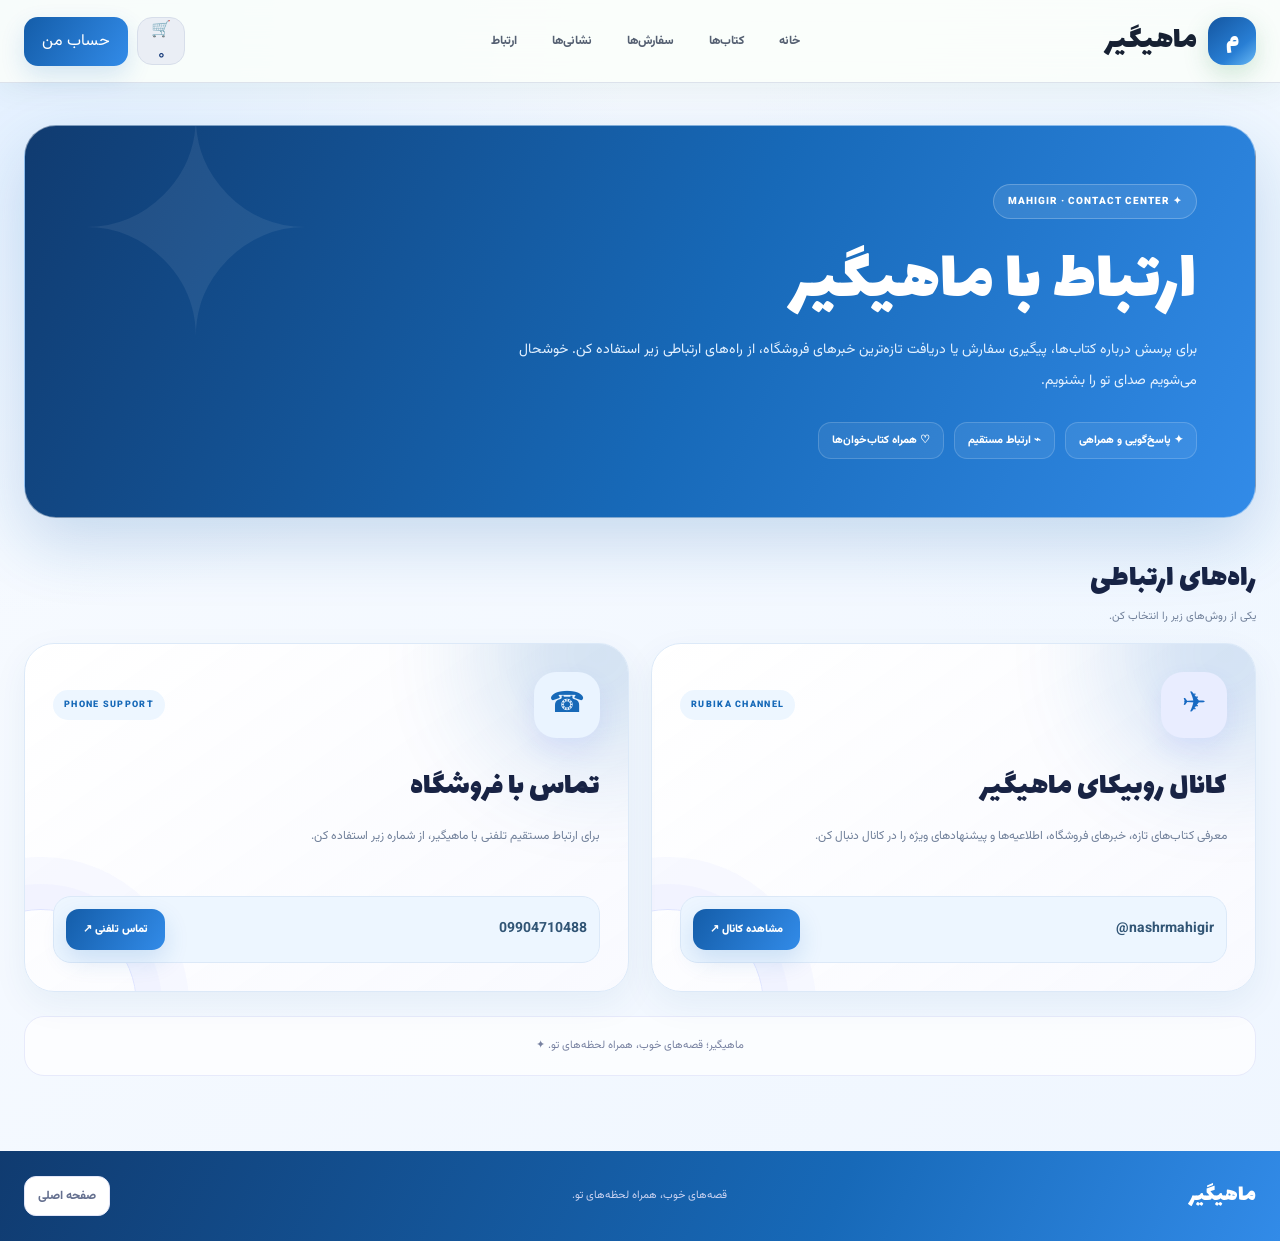
<file: contact.html>
<!doctype html><html lang="fa" dir="rtl"><head><meta charset="utf-8"><meta name="viewport" content="width=device-width,initial-scale=1,viewport-fit=cover"><meta name="theme-color" content="#163e83"><title>ارتباط با ماهیگیر</title><link href="https://fonts.googleapis.com/css2?family=Vazirmatn:wght@400;600;700;800;900&family=Lalezar&display=swap" rel="stylesheet"><style>
:root{--ink:#182344;--muted:#7d86a5;--blue:#5967f6;--purple:#a25be9;--pink:#c14e8e}*{box-sizing:border-box}html,body{margin:0;min-height:100%;font-family:Vazirmatn,sans-serif;color:var(--ink);overflow-x:hidden}body{min-height:100vh;background:radial-gradient(ellipse at 12% 5%,#dce4ff,transparent 33%),radial-gradient(ellipse at 95% 25%,#f5dcff,transparent 30%),#f7f8ff}a{text-decoration:none;color:inherit}.wrap{width:min(1160px,calc(100% - 36px));margin:auto}header{position:sticky;top:0;z-index:10;background:#ffffffce;backdrop-filter:blur(22px);border-bottom:1px solid #e4e8fb}.nav{height:76px;display:flex;align-items:center;justify-content:space-between;gap:15px}.brand{display:flex;align-items:center;gap:10px;font:30px Lalezar}.mark{width:44px;height:44px;display:grid;place-items:center;border-radius:15px;color:white;background:linear-gradient(135deg,var(--blue),var(--purple),#37c5d2);box-shadow:0 9px 25px #6874e955}.links{display:flex;gap:7px}.links a,.home{padding:10px 13px;border-radius:12px;font-size:12px;font-weight:800;color:#65708f}.links a:hover{background:#eef0ff;color:var(--blue)}.home{background:white;border:1px solid #e2e6f8}main{padding:42px 0 75px}.intro{position:relative;overflow:hidden;border-radius:32px;padding:clamp(28px,5vw,58px);color:white;background:linear-gradient(115deg,#171f49,#354b9b 52%,#8b4eb8);box-shadow:0 28px 75px #35468c38;animation:rise .65s both}.intro:after{content:"✦";position:absolute;left:4%;top:-90px;font-size:290px;color:#ffffff12}.eyebrow{display:inline-flex;padding:9px 14px;border-radius:30px;border:1px solid #ffffff35;background:#ffffff14;font-size:10px;font-weight:900;letter-spacing:1px}.intro h1{font:clamp(42px,7vw,72px)/1.2 Lalezar;margin:20px 0 10px}.intro p{max-width:680px;color:#e0e7ff;line-height:2.2;font-size:14px;margin:0}.pills{display:flex;gap:10px;flex-wrap:wrap;margin-top:25px}.pill{padding:9px 13px;border:1px solid #ffffff2b;border-radius:13px;background:#ffffff12;font-size:11px;font-weight:800}.head{margin:36px 0 18px}.head h2{font:32px Lalezar;margin:0}.head p{font-size:11px;color:var(--muted);margin:4px 0 0}.cards{display:grid;grid-template-columns:repeat(2,minmax(0,1fr));gap:22px}.card{--accent:var(--blue);--tint:#e9edff;position:relative;isolation:isolate;min-height:315px;overflow:hidden;border-radius:30px;padding:28px;background:linear-gradient(145deg,#ffffffed,#f9faff);border:1px solid #e3e7fb;box-shadow:0 18px 50px #34488c12;animation:rise .7s both;transition:.35s}.card:nth-child(2){--accent:var(--pink);--tint:#ffedf6;animation-delay:.12s}.card:before{content:"";position:absolute;z-index:-1;width:230px;height:230px;border-radius:50%;right:-85px;top:-105px;background:var(--accent);opacity:.18;filter:blur(55px);transition:.4s}.card:after{content:"";position:absolute;z-index:-1;width:190px;height:190px;border:1px solid #dfe4ff;border-radius:50%;left:-80px;bottom:-110px;box-shadow:0 0 0 25px #edf0ff80,0 0 0 52px #f2f3ff80}.card:hover{transform:translateY(-9px);box-shadow:0 30px 65px #5967f633;border-color:#cbd2ff}.card:hover:before{transform:scale(1.35);opacity:.3}.top{display:flex;align-items:center;justify-content:space-between;gap:12px}.icon{width:66px;height:66px;display:grid;place-items:center;border-radius:22px;background:var(--tint);color:var(--accent);font-size:29px;box-shadow:0 12px 25px #5367f41c}.tag{font-size:9px;font-weight:900;letter-spacing:1.3px;color:var(--accent);padding:8px 11px;border-radius:30px;background:var(--tint)}.card h3{font:32px Lalezar;margin:24px 0 6px}.card p{font-size:12px;line-height:2.1;color:var(--muted);max-width:440px;min-height:52px}.value{margin-top:20px;display:flex;align-items:center;justify-content:space-between;gap:12px;flex-wrap:wrap;padding:12px;border-radius:18px;background:#f5f6ff;border:1px solid #e7eafb}.value strong{font-size:14px;direction:ltr;unicode-bidi:plaintext}.action{display:inline-flex;align-items:center;justify-content:center;gap:8px;padding:12px 17px;border-radius:13px;background:linear-gradient(115deg,var(--accent),#9859e7);color:white;font-size:11px;font-weight:900;box-shadow:0 9px 22px #5367f433;transition:.25s}.action:hover{transform:translateY(-3px);box-shadow:0 14px 27px #5367f455}.note{margin-top:24px;padding:18px 21px;border-radius:20px;background:#ffffffbd;border:1px solid #e7eafb;color:#7882a1;font-size:11px;line-height:2;text-align:center}footer{padding:25px 0;background:linear-gradient(115deg,#151f43,#2b3d79 65%,#57418c);color:white}.foot{display:flex;justify-content:space-between;align-items:center;gap:14px;flex-wrap:wrap}.foot small{color:#cbd3f1;font-size:11px}@keyframes rise{from{opacity:0;transform:translateY(24px)}to{opacity:1;transform:translateY(0)}}@media(max-width:760px){.links{display:none}.cards{grid-template-columns:1fr}.card{min-height:290px}}@media(max-width:480px){.wrap{width:calc(100% - 24px)}.nav{height:68px}.brand{font-size:26px}.mark{width:40px;height:40px}.home{padding:9px}.intro{border-radius:25px;padding:25px 21px}.intro h1{font-size:46px}.card{padding:22px;min-height:0}.value{align-items:stretch}.value strong{width:100%;text-align:center}.action{width:100%}}@media(prefers-reduced-motion:reduce){*,*:before,*:after{animation-duration:.01ms!important;transition-duration:.01ms!important}}
/* Mahigir unified green & white visual system */.wrap{width:min(1320px,calc(100% - 48px));margin-inline:auto}.brand:before{display:none!important}@media(max-width:560px){.wrap{width:calc(100% - 26px)}}
:root{--bg:#f4f6fa;--paper:#fff;--ink:#172133;--muted:#718477;--blue:#163e83;--purple:#163e83;--cyan:#557ab9;--line:#dce2eb;--shadow:0 22px 65px #174b2b12}
html,body{background-color:#f4f6fa!important;color:#172133}
body{background-image:radial-gradient(ellipse at 0 0,#e0e7f2 0,transparent 34%),radial-gradient(ellipse at 100% 22%,#eaeef6 0,transparent 30%),linear-gradient(135deg,#f8f9fc,#f1f4f8)!important}
header:not(.address-top):not(.checkout-top):not(.tracking-top):not(.contact-top):not(.book-page-top):not(.admin-top){background:#fbfefbdd!important;border-bottom:1px solid #dce2eb!important;backdrop-filter:blur(24px)}
.nav{min-height:82px;display:flex;align-items:center;justify-content:space-between;gap:18px}
.brand{color:#172133!important;font-family:Lalezar,Vazirmatn,sans-serif!important;font-size:32px;display:flex;align-items:center;gap:11px;white-space:nowrap}
.logo,.mark{background:linear-gradient(140deg,#143a7b,#315da9 65%,#7896c9)!important;box-shadow:0 10px 28px #278c4c35!important}
.navlinks,.actions{display:flex;align-items:center;gap:10px;min-width:0}
.navlinks a,.links a{padding:10px 13px;border-radius:12px;color:#556072!important;font-size:12px;font-weight:800;background:transparent!important;border:0!important;transition:.2s}
.navlinks a:hover,.links a:hover{background:#e8edf5!important;color:#143a7b!important}
.btn.primary,.primary,.checkout-continue,.action{color:#fff!important;background:linear-gradient(120deg,#143a7b,#2d59a6)!important;box-shadow:0 10px 25px #238c4b2b!important}
.btn.soft,.soft,.iconbtn{background:#eaeef5!important;color:#193d7b!important;border-color:#d7deea!important}
.btn.white,.white,.ghost,.secondary{background:#fff!important;color:#24334c!important;border:1px solid #dce2eb!important}
.profile-hero,.route-hero,.checkout-hero,.page-hero-card,.intro{background:linear-gradient(115deg,#12274c,#183b78 55%,#4268a9)!important;box-shadow:0 25px 65px #1d794032!important}
.profile-hero p,.checkout-hero p,.page-hero-card p,.intro p{color:#e3eaf5!important}
.profile-hero,.checkout-hero,.page-hero-card,.intro{border:1px solid #ffffff75!important}
.gradient{background:linear-gradient(95deg,#143a7b,#2b57a4 55%,#7594c9)!important;color:transparent!important;background-clip:text!important}
.tag,.eyebrow{color:#193d7b!important;background:#edf1f8!important;border-color:#d7deea!important}
.nav .brand:before{background:linear-gradient(140deg,#143a7b,#315da9 65%,#7896c9)!important}
.hub-card,.card,.book-card,.checkout-panel,.auth-card,.profile-info,.order-card,.address-card,.panel,.info-panel{border-color:#dce2eb!important;box-shadow:0 12px 35px #245b3510!important}
.hub-card:hover,.card:hover,.book-card:hover,.order-card:hover,.address-card:hover{border-color:#a9b9d4!important;box-shadow:0 24px 55px #238c4b20!important}
.hub-icon,.filter,.cat,.search,.address-select-card,.pay-choice{border-color:#dce2eb!important}
.filter.active,.cat.active{background:linear-gradient(120deg,#143a7b,#2d59a6)!important;color:white!important}
.price,.book-price,.hub-card b,.hub-kicker{color:#193d7b!important}
.shipping,.cart-total,footer{background:linear-gradient(115deg,#12233f,#17366c 65%,#2e5392)!important}
.admin-fab{background:linear-gradient(140deg,#142e5b,#2d59a6)!important;box-shadow:0 12px 35px #238c4b35!important}
.route-page{background:radial-gradient(ellipse at 10% 0%,#233e6d,transparent 35%),radial-gradient(ellipse at 95% 80%,#34507f,transparent 34%),#101a2b!important}
.status{background:#eaeef5!important;color:#193d7b!important}
.step.active span,.step.done span{background:linear-gradient(130deg,#163e83,#5278b9)!important;border-color:#a8bee3!important;box-shadow:0 0 25px #36b96c55!important}
.checkout-tip,.pay-choice,.value,.notice{background:#edf1f7!important;color:#31405b!important;border-color:#dce2eb!important}
.choice-check{background:linear-gradient(120deg,#143a7b,#2d59a6)!important}
.toast{background:#172948!important}
@media(max-width:850px){.navlinks,.links{display:none!important}}
@media(max-width:560px){.nav{min-height:68px}.brand{font-size:25px}.logo,.mark{width:40px;height:40px}.actions .btn{padding:10px 12px;font-size:11px}}
</style><link rel="stylesheet" href="assets/mahigir-header.css">
<link rel="stylesheet" href="assets/mahigir-theme.css?v=blue20261106">
</head><body><header class="site-header"><div class="wrap nav"><a href="index.html" class="brand"><span class="logo">م</span> ماهیگیر</a><nav class="navlinks"><a href="index.html">خانه</a><a href="index.html#catalog">کتاب‌ها</a><a href="orders.html">سفارش‌ها</a><a href="addresses.html">نشانی‌ها</a><a href="contact.html">ارتباط</a></nav><div class="actions"><a class="iconbtn" href="cart.html" aria-label="سبد خرید">🛒<span class="count" id="cartCount">۰</span></a><a class="btn primary" id="accountBtn" href="account.html">حساب من</a></div></div></header><main class="wrap"><section class="intro"><span class="eyebrow">✦ MAHIGIR · CONTACT CENTER</span><h1>ارتباط با ماهیگیر</h1><p>برای پرسش درباره کتاب‌ها، پیگیری سفارش یا دریافت تازه‌ترین خبرهای فروشگاه، از راه‌های ارتباطی زیر استفاده کن. خوشحال می‌شویم صدای تو را بشنویم.</p><div class="pills"><span class="pill">✦ پاسخ‌گویی و همراهی</span><span class="pill">⌁ ارتباط مستقیم</span><span class="pill">♡ همراه کتاب‌خوان‌ها</span></div></section><div class="head"><h2>راه‌های ارتباطی</h2><p>یکی از روش‌های زیر را انتخاب کن.</p></div><section class="cards"><article class="card"><div class="top"><div class="icon">✈</div><span class="tag">RUBIKA CHANNEL</span></div><h3>کانال روبیکای ماهیگیر</h3><p>معرفی کتاب‌های تازه، خبرهای فروشگاه، اطلاعیه‌ها و پیشنهادهای ویژه را در کانال دنبال کن.</p><div class="value"><strong>@nashrmahigir</strong><a class="action" href="https://rubika.ir/nashrmahigir" target="_blank" rel="noopener noreferrer">مشاهده کانال ↗</a></div></article><article class="card"><div class="top"><div class="icon">☎</div><span class="tag">PHONE SUPPORT</span></div><h3>تماس با فروشگاه</h3><p>برای ارتباط مستقیم تلفنی با ماهیگیر، از شماره زیر استفاده کن.</p><div class="value"><strong>09904710488</strong><a class="action" href="tel:09904710488">تماس تلفنی ↗</a></div></article></section><div class="note">ماهیگیر؛ قصه‌های خوب، همراه لحظه‌های تو. ✦</div></main><footer><div class="wrap foot"><strong style="font:24px Lalezar">ماهیگیر</strong><small>قصه‌های خوب، همراه لحظه‌های تو.</small><a class="home" href="index.html">صفحه اصلی</a></div></footer><script>(function(){try{const items=JSON.parse(localStorage.getItem("mh_cart")||"[]");const count=items.reduce((n,x)=>n+Math.max(0,Number(x.qty)||0),0);const el=document.getElementById("cartCount");if(el)el.textContent=count.toLocaleString("fa-IR")}catch(e){}})();</script></body></html>
</file>
<file: assets/mahigir-header.css>
/* One shared navigation system for every Mahigir page */
.site-header,body>header,header.site-header{
 position:sticky!important;top:0!important;z-index:80!important;
 display:block!important;width:100%!important;margin:0!important;
 background:rgba(251,254,251,.94)!important;
 border:0!important;border-bottom:1px solid #dce2eb!important;
 border-radius:0!important;box-shadow:0 8px 28px rgba(24,86,43,.055)!important;
 backdrop-filter:blur(22px)!important;-webkit-backdrop-filter:blur(22px)!important;
}
.site-header .nav,body>header .nav{
 width:min(1320px,calc(100% - 48px))!important;min-height:82px!important;
 margin-inline:auto!important;padding:0!important;display:flex!important;
 align-items:center!important;justify-content:space-between!important;
 gap:18px!important;flex-wrap:nowrap!important;
}
.site-header .brand,body>header .brand{
 display:flex!important;align-items:center!important;gap:11px!important;
 white-space:nowrap!important;color:#172133!important;
 font:400 32px Lalezar,Vazirmatn,sans-serif!important;
 text-decoration:none!important;
}
.site-header .logo,body>header .logo{
 width:48px!important;height:48px!important;min-width:48px!important;
 border-radius:16px!important;display:grid!important;place-items:center!important;
 color:#fff!important;background:linear-gradient(140deg,#143a7b,#315da9 65%,#7896c9)!important;
 box-shadow:0 9px 24px #278c4c35!important;font:25px Lalezar!important;
}
.site-header .navlinks,body>header .navlinks{
 display:flex!important;align-items:center!important;justify-content:center!important;
 gap:7px!important;flex:1 1 auto!important;min-width:0!important;
 overflow-x:auto!important;overflow-y:hidden!important;white-space:nowrap!important;
 scrollbar-width:none!important;
}
.site-header .navlinks::-webkit-scrollbar,body>header .navlinks::-webkit-scrollbar{display:none!important}
.site-header .navlinks a,body>header .navlinks a{
 flex:0 0 auto!important;padding:11px 14px!important;border:0!important;
 border-radius:12px!important;background:transparent!important;
 color:#556072!important;font:800 12px Vazirmatn,sans-serif!important;
 text-decoration:none!important;transition:background .2s,color .2s!important;
}
.site-header .navlinks a:hover,body>header .navlinks a:hover{
 background:#e8edf5!important;color:#143a7b!important;transform:none!important;
}
.site-header .actions,body>header .actions{
 display:flex!important;align-items:center!important;gap:9px!important;
 flex:0 0 auto!important;white-space:nowrap!important;
}
.site-header .iconbtn,body>header .iconbtn{
 width:48px!important;height:48px!important;min-width:48px!important;
 border:1px solid #d7deea!important;border-radius:15px!important;
 background:#eaeef5!important;color:#193d7b!important;
 display:grid!important;place-items:center!important;position:relative!important;
}
.site-header .btn.primary,body>header .btn.primary{
 min-height:46px!important;padding:12px 18px!important;border:0!important;
 border-radius:14px!important;color:#fff!important;
 background:linear-gradient(120deg,#143a7b,#2d59a6)!important;
 box-shadow:0 9px 22px #238c4b2b!important;
}
@media(max-width:900px){
 .site-header .nav,body>header .nav{width:calc(100% - 28px)!important;min-height:72px!important;gap:10px!important}
 .site-header .brand,body>header .brand{font-size:27px!important;gap:8px!important}
 .site-header .logo,body>header .logo{width:42px!important;height:42px!important;min-width:42px!important}
 .site-header .navlinks,body>header .navlinks{justify-content:flex-start!important;gap:3px!important}
 .site-header .navlinks a,body>header .navlinks a{padding:10px 9px!important;font-size:11px!important}
 .site-header .actions .btn,body>header .actions .btn{padding:10px 12px!important;font-size:11px!important}
}
@media(max-width:650px){
 .site-header .nav,body>header .nav{min-height:unset!important;display:grid!important;grid-template-columns:1fr auto!important;gap:8px 10px!important;padding:10px 0!important}
 .site-header .brand,body>header .brand{grid-column:1;grid-row:1;font-size:25px!important}
 .site-header .actions,body>header .actions{grid-column:2;grid-row:1}
 .site-header .navlinks,body>header .navlinks{grid-column:1/-1;grid-row:2;width:100%!important;justify-content:space-between!important;gap:2px!important}
 .site-header .navlinks a,body>header .navlinks a{padding:9px 7px!important;font-size:10px!important}
 .site-header .iconbtn,body>header .iconbtn{width:42px!important;height:42px!important;min-width:42px!important}
 .site-header .actions .btn,body>header .actions .btn{min-height:42px!important;padding:9px 12px!important}
}
@media(prefers-reduced-motion:reduce){.site-header *{transition:none!important}}
/* Homepage catalogue layout */
.catalog-section{padding:52px 0 35px;scroll-margin-top:105px}
.catalog-head{display:flex;justify-content:space-between;align-items:end;gap:20px;margin-bottom:22px}
.catalog-head h2{font:400 clamp(31px,4vw,45px) Lalezar,Vazirmatn,sans-serif;color:#172133;margin:10px 0 4px}
.catalog-head p{margin:0;color:#718477;font-size:13px;line-height:2}
.catalog-count{flex:0 0 auto;padding:11px 16px;border:1px solid #dce2eb;border-radius:14px;background:#fff;color:#193d7b;font-size:12px;font-weight:900}
.catalog-tools{display:grid;grid-template-columns:minmax(240px,1fr) auto;gap:14px;align-items:center;margin:20px 0}
.catalog-tools .search{margin:0;border-color:#dce2eb;background:#fff;min-height:52px}
.catalog-tools .categories{display:flex;gap:7px;flex-wrap:wrap;padding:0;margin:0}
.catalog-tools .cat{border:1px solid #dce2eb;background:#fff;color:#556072;border-radius:12px;padding:11px 14px;font-size:11px;font-weight:900}
.catalog-tools .cat.active{background:linear-gradient(120deg,#143a7b,#2d59a6);color:#fff;border-color:transparent;box-shadow:0 8px 20px #238c4b25}
.catalog-section .grid{display:grid;grid-template-columns:repeat(3,minmax(0,1fr));gap:19px}
.catalog-section .card{background:#fff;border:1px solid #e0e4ec;border-radius:23px;padding:13px;box-shadow:0 12px 30px #174b2b0b;transition:transform .25s,box-shadow .25s}
.catalog-section .card:hover{transform:translateY(-5px);box-shadow:0 19px 42px #174b2b18}
.catalog-section .cover{height:255px;border-radius:17px}
.catalog-section .book-info h3{color:#172133}
.catalog-section .book-info p{color:#718477;line-height:1.9}
.catalog-section .price{color:#193d7b}
.catalog-section .book-actions{display:flex;gap:8px;flex-wrap:wrap}
.catalog-section .book-actions .btn{flex:1;min-width:0;font-size:11px}
.catalog-section .book-actions .soft{background:#eaeef5!important;color:#193d7b!important}
.coming-section{margin-top:42px;padding-top:26px;border-top:1px solid #dce2eb}
.coming-title{display:flex;align-items:center;gap:12px;margin-bottom:18px}
.coming-title>span{width:46px;height:46px;display:grid;place-items:center;border-radius:15px;background:#eaeef5;font-size:22px}
.coming-title h3{font:400 25px Lalezar;margin:0;color:#172133}
.coming-title p{font-size:11px;color:#718477;margin:3px 0 0}
.catalog-section .soon-card{background:#f9fafc;border-style:dashed}
@media(max-width:900px){.catalog-tools{grid-template-columns:1fr}.catalog-section .grid{grid-template-columns:repeat(2,minmax(0,1fr))}}
@media(max-width:560px){.catalog-section{padding:34px 0}.catalog-head{align-items:flex-start;flex-direction:column}.catalog-count{align-self:flex-start}.catalog-tools .categories{display:grid;grid-template-columns:repeat(2,minmax(0,1fr));width:100%}.catalog-tools .cat{width:100%}.catalog-section .grid{grid-template-columns:1fr}.catalog-section .cover{height:245px}}
</file>
<file: assets/mahigir-theme.css>
/* Unified Mahigir blue & white theme — applies to every page */
:root{
 --bg:#f3f8ff;--paper:#fff;--ink:#182344;--muted:#71809a;
 --blue:#1769c2;--purple:#3288e8;--cyan:#72c5ff;--line:#dce9f8;
 --shadow:0 22px 65px #164b8312;
}
html,body{background-color:#f3f8ff!important}
body{color:#182344!important;background-image:radial-gradient(ellipse at 0 0,#e1efff 0,transparent 35%),radial-gradient(ellipse at 100% 22%,#edf6ff 0,transparent 32%),linear-gradient(135deg,#f8fbff,#eff6ff)!important}
header,.site-header,body>header{background:#fbfdffed!important;border-color:#dce9f8!important}
.brand{color:#182344!important}
.logo,.mark{background:linear-gradient(140deg,#1456a0,#287ed4 65%,#69b9f5)!important;box-shadow:0 10px 28px #1769c233!important}
.navlinks a{color:#536b8b!important}
.navlinks a:hover{background:#e7f2ff!important;color:#145da9!important}
.btn.primary,.primary,.checkout-continue,.action,.site-header .btn.primary{color:#fff!important;background:linear-gradient(120deg,#145da9,#328be8)!important;box-shadow:0 10px 25px #1769c229!important}
.btn.soft,.soft,.iconbtn{background:#eaf4ff!important;color:#145da9!important;border-color:#d5e7fa!important}
.btn.white,.white{background:#fff!important;color:#182344!important;border-color:#dce9f8!important}
.profile-hero,.route-hero,.checkout-hero,.page-hero-card,.intro{background:linear-gradient(115deg,#103b70,#1769b8 55%,#328be8)!important;box-shadow:0 25px 65px #145da933!important;border-color:#ffffff75!important}
.profile-hero p,.checkout-hero p,.page-hero-card p,.intro p{color:#e4f1ff!important}
.gradient{background:linear-gradient(95deg,#145da9,#328be8 55%,#70c6ff)!important;color:transparent!important;background-clip:text!important}
.tag,.eyebrow{color:#1769b8!important;background:#edf6ff!important;border-color:#d5e7fa!important}
.profile-hero .eyebrow,.page-hero-card .eyebrow,.intro .eyebrow{color:#fff!important;background:#ffffff19!important;border-color:#ffffff38!important}
.hub-card,.card,.book-card,.checkout-panel,.auth-card,.profile-info,.order-card,.address-card,.panel,.info-panel{border-color:#dce9f8!important;box-shadow:0 12px 35px #164b8310!important}
.hub-card:hover,.card:hover,.book-card:hover,.order-card:hover,.address-card:hover{border-color:#a9cef2!important;box-shadow:0 24px 55px #1769c21c!important}
.hub-icon,.filter,.cat,.search,.address-select-card,.pay-choice{border-color:#dce9f8!important}
.filter.active,.cat.active,.catalog-tools .cat.active{background:linear-gradient(120deg,#145da9,#328be8)!important;color:#fff!important}
.price,.book-price,.hub-card b,.hub-kicker,.catalog-section .price{color:#1769b8!important}
.shipping,.cart-total,footer{background:linear-gradient(115deg,#103b70,#1769b8 65%,#328be8)!important}
.admin-fab{background:linear-gradient(140deg,#145da9,#328be8)!important;box-shadow:0 12px 35px #1769c233!important}
.route-page{background:radial-gradient(ellipse at 10% 0%,#236bb1,transparent 35%),radial-gradient(ellipse at 95% 80%,#328be8,transparent 34%),#102b4c!important}
.status{background:#eaf4ff!important;color:#145da9!important}
.step.active span,.step.done span,.choice-check{background:linear-gradient(130deg,#1769b8,#58a9ed)!important;border-color:#a8d5fa!important;box-shadow:0 0 25px #328be855!important}
.checkout-tip,.pay-choice,.value,.notice{background:#edf6ff!important;color:#315575!important;border-color:#dce9f8!important}
.toast{background:#123e70!important}
.art{background:linear-gradient(145deg,#dceeff,#eff7ff 55%,#d9efff)!important}
.orb{background:linear-gradient(140deg,#4b9ce5,#9bd1ff 65%,#e1f3ff)!important;box-shadow:0 25px 70px #5b9ed955!important}
.fakebook{background:linear-gradient(145deg,#145da9,#328be8 60%,#78c8fa)!important;border-right-color:#104d8b!important;box-shadow:18px 25px 48px #174b2b20!important}
.bestseller-tag,.soon-ribbon,.soon-notice{background:#eaf4ff!important;color:#145da9!important;border-color:#d5e7fa!important}
.section-bestsellers .heading h2,.catalog-head h2{color:#1769b8!important}
.hub-books,.hub-cart,.hub-account,.hub-orders,.hub-address,.hub-contact{--glow:#a9d5fa!important;--accent:#1769b8!important}
.soon-card{border-color:#dce9f8!important;background:linear-gradient(160deg,#fff,#f1f7ff)!important}
.card:nth-child(2){--accent:#1769b8!important;--tint:#eaf4ff!important}
.brand:before{display:none!important}
.site-header .logo,body>header .logo{background:linear-gradient(140deg,#1456a0,#287ed4 65%,#69b9f5)!important}
.catalog-count{border-color:#dce9f8!important;color:#145da9!important}
.catalog-section .card{border-color:#dce9f8!important;box-shadow:0 12px 30px #164b830b!important}
.catalog-section .card:hover{box-shadow:0 19px 42px #1769c21c!important}
.coming-section{border-color:#dce9f8!important}
.coming-title>span{background:#eaf4ff!important}
.address-form input:focus,.address-form textarea:focus,input:focus,textarea:focus,select:focus{border-color:#328be8!important;box-shadow:0 0 0 4px #328be81c!important}
.links a,.ghost,.secondary{border-color:#dce9f8!important;color:#145da9!important}
.logout{background:#eaf4ff!important;color:#145da9!important}
@media(max-width:850px){.navlinks{display:none!important}}
@media(max-width:560px){.nav{min-height:68px}.brand{font-size:25px}.logo,.mark{width:40px;height:40px}.actions .btn{padding:10px 12px;font-size:11px}}
</file>
